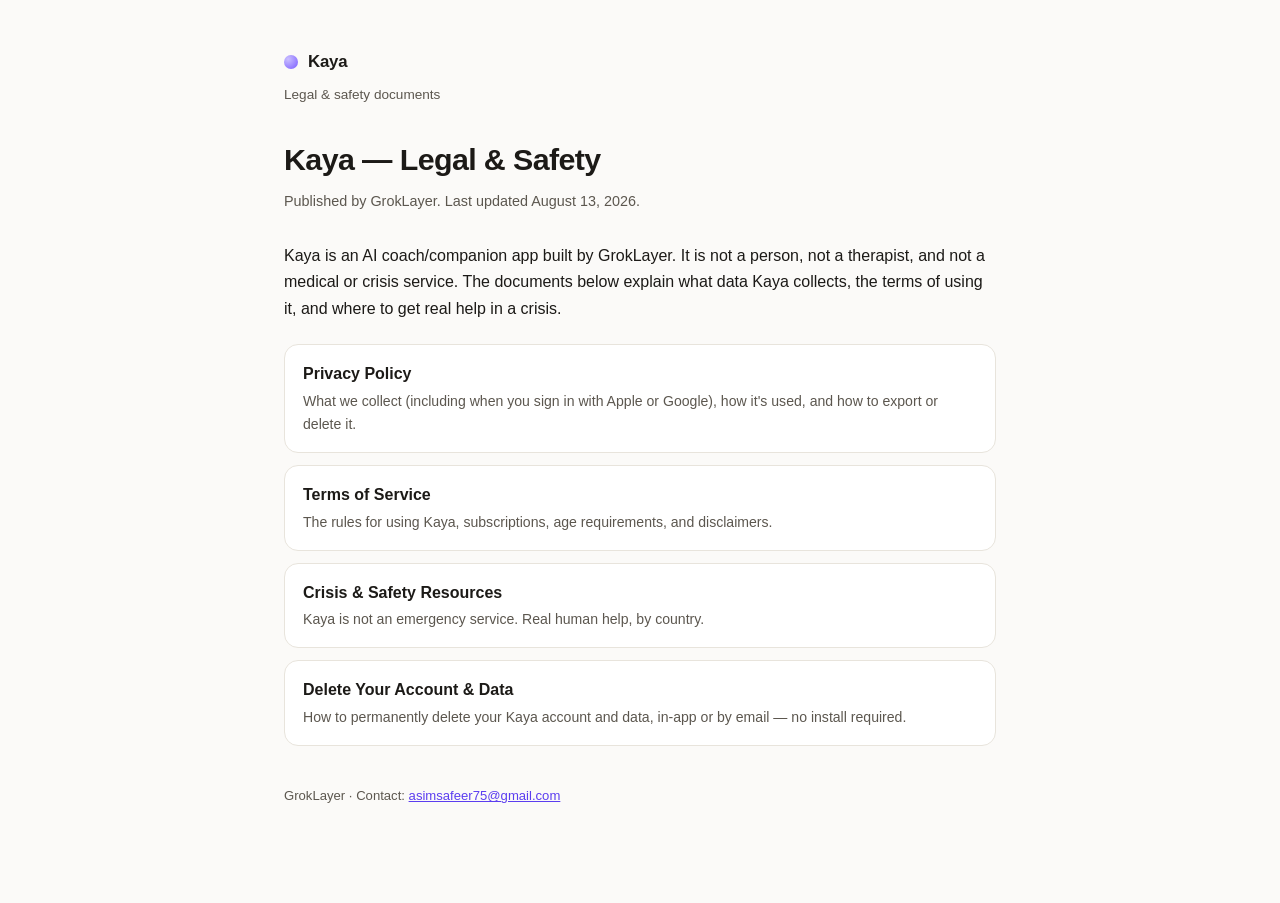
<file: index.html>
<!doctype html>
<html lang="en">
<head>
<meta charset="utf-8">
<meta name="viewport" content="width=device-width, initial-scale=1">
<title>Kaya — Legal &amp; Safety</title>
<link rel="stylesheet" href="style.css">
</head>
<body>
<div class="wrap">
  <header class="site">
    <div class="logo-dot"></div>
    <div class="name">Kaya</div>
  </header>
  <p class="eyebrow">Legal &amp; safety documents</p>
  <h1>Kaya — Legal &amp; Safety</h1>
  <p class="meta">Published by GrokLayer. Last updated August 13, 2026.</p>

  <p>Kaya is an AI coach/companion app built by GrokLayer. It is not a person, not a
  therapist, and not a medical or crisis service. The documents below explain what data
  Kaya collects, the terms of using it, and where to get real help in a crisis.</p>

  <div class="pill-grid">
    <a class="pill" href="privacy.html">
      <div class="t">Privacy Policy</div>
      <div class="d">What we collect (including when you sign in with Apple or Google), how it's used, and how to export or delete it.</div>
    </a>
    <a class="pill" href="terms.html">
      <div class="t">Terms of Service</div>
      <div class="d">The rules for using Kaya, subscriptions, age requirements, and disclaimers.</div>
    </a>
    <a class="pill" href="crisis.html">
      <div class="t">Crisis &amp; Safety Resources</div>
      <div class="d">Kaya is not an emergency service. Real human help, by country.</div>
    </a>
    <a class="pill" href="delete-account.html">
      <div class="t">Delete Your Account &amp; Data</div>
      <div class="d">How to permanently delete your Kaya account and data, in-app or by email — no install required.</div>
    </a>
  </div>

  <footer>
    GrokLayer · Contact: <a href="mailto:asimsafeer75@gmail.com">asimsafeer75@gmail.com</a>
  </footer>
</div>
</body>
</html>
</file>
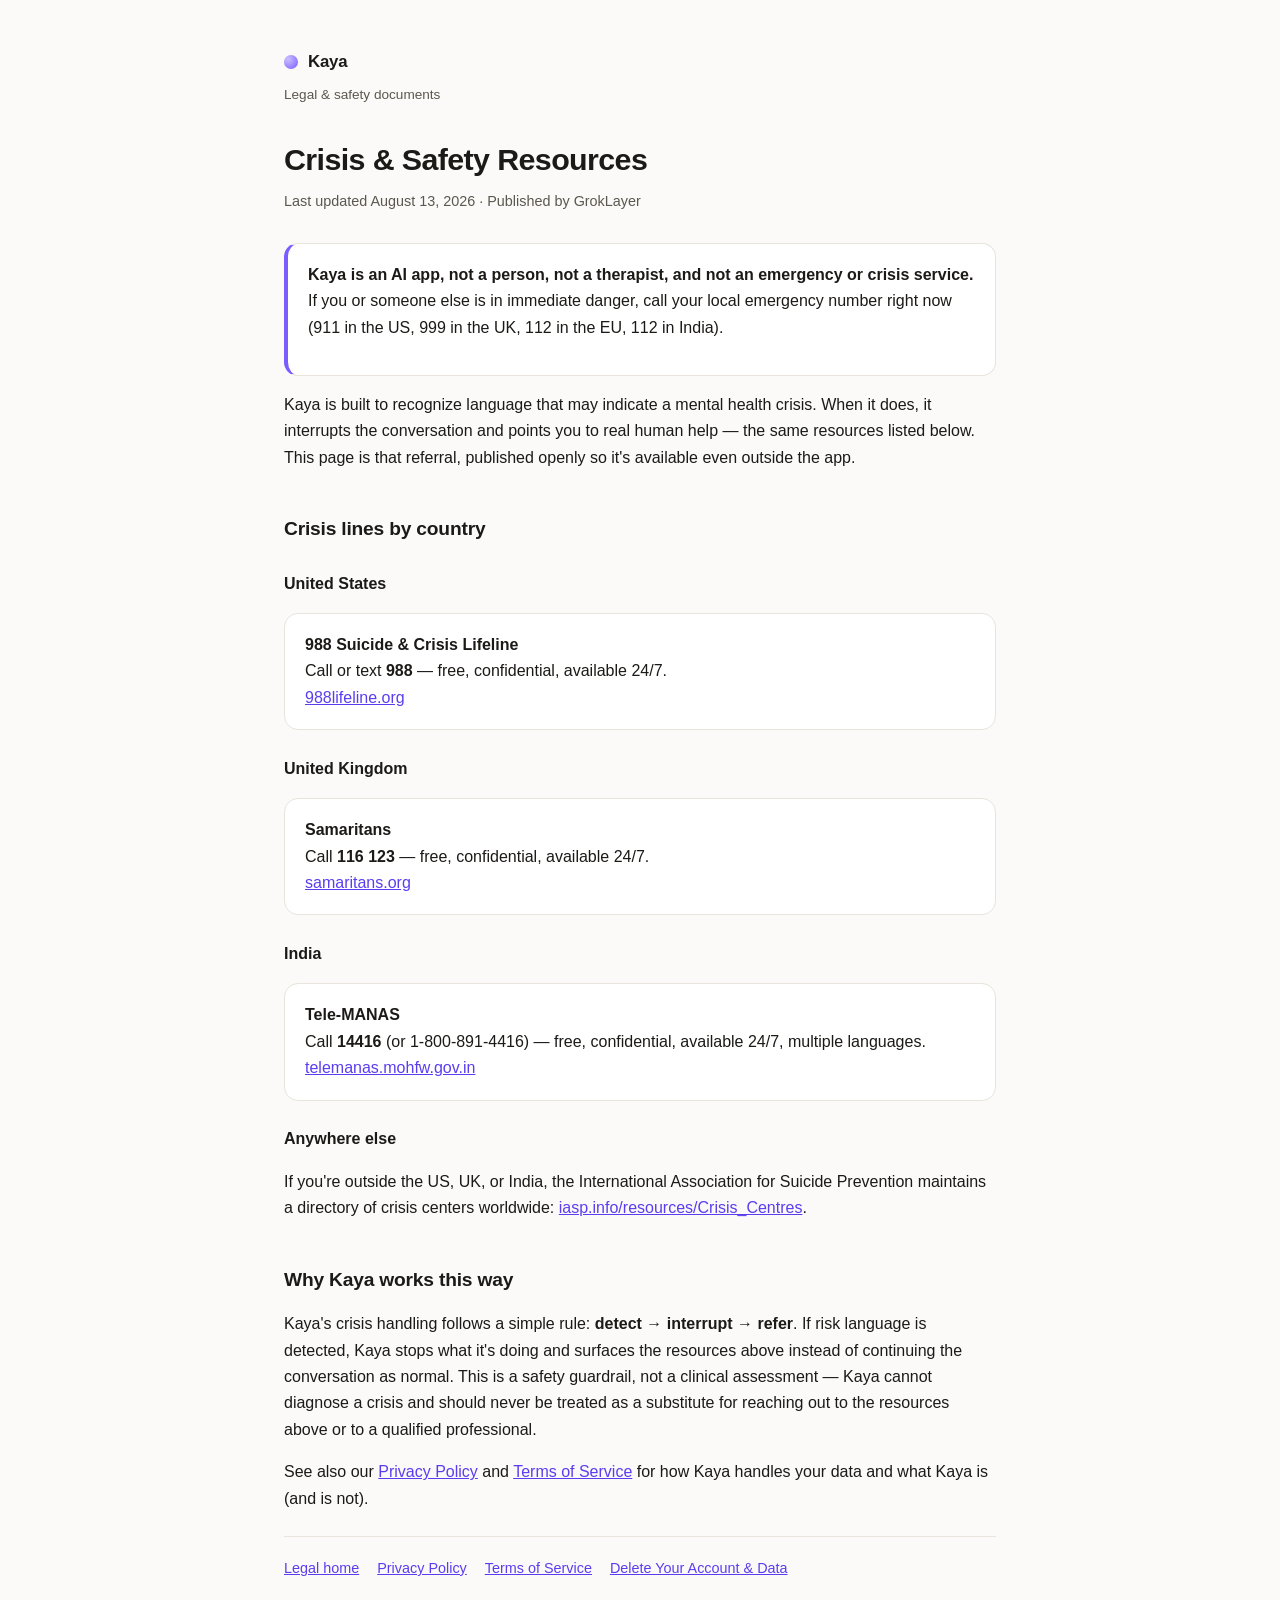
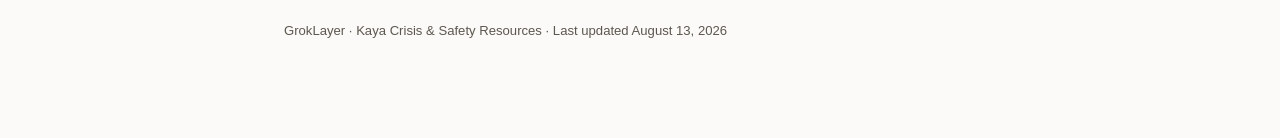
<file: crisis.html>
<!doctype html>
<html lang="en">
<head>
<meta charset="utf-8">
<meta name="viewport" content="width=device-width, initial-scale=1">
<title>Kaya — Crisis &amp; Safety Resources</title>
<link rel="stylesheet" href="style.css">
</head>
<body>
<div class="wrap">
  <header class="site">
    <div class="logo-dot"></div>
    <div class="name">Kaya</div>
  </header>
  <p class="eyebrow">Legal &amp; safety documents</p>
  <h1>Crisis &amp; Safety Resources</h1>
  <p class="meta">Last updated August 13, 2026 · Published by GrokLayer</p>

  <div class="card crisis-card">
    <p style="margin-top:0"><strong>Kaya is an AI app, not a person, not a therapist, and
    not an emergency or crisis service.</strong> If you or someone else is in immediate
    danger, call your local emergency number right now (911 in the US, 999 in the UK, 112
    in the EU, 112 in India).</p>
  </div>

  <p>Kaya is built to recognize language that may indicate a mental health crisis. When it
  does, it interrupts the conversation and points you to real human help — the same
  resources listed below. This page is that referral, published openly so it's available
  even outside the app.</p>

  <h2>Crisis lines by country</h2>

  <h3>United States</h3>
  <div class="card">
    <strong>988 Suicide &amp; Crisis Lifeline</strong><br>
    Call or text <strong>988</strong> — free, confidential, available 24/7.<br>
    <a href="https://988lifeline.org" target="_blank" rel="noopener">988lifeline.org</a>
  </div>

  <h3>United Kingdom</h3>
  <div class="card">
    <strong>Samaritans</strong><br>
    Call <strong>116 123</strong> — free, confidential, available 24/7.<br>
    <a href="https://www.samaritans.org" target="_blank" rel="noopener">samaritans.org</a>
  </div>

  <h3>India</h3>
  <div class="card">
    <strong>Tele-MANAS</strong><br>
    Call <strong>14416</strong> (or 1-800-891-4416) — free, confidential, available 24/7,
    multiple languages.<br>
    <a href="https://telemanas.mohfw.gov.in" target="_blank" rel="noopener">telemanas.mohfw.gov.in</a>
  </div>

  <h3>Anywhere else</h3>
  <p>If you're outside the US, UK, or India, the International Association for Suicide
  Prevention maintains a directory of crisis centers worldwide:
  <a href="https://www.iasp.info/resources/Crisis_Centres/" target="_blank" rel="noopener">iasp.info/resources/Crisis_Centres</a>.</p>

  <h2>Why Kaya works this way</h2>
  <p>Kaya's crisis handling follows a simple rule: <strong>detect → interrupt → refer</strong>.
  If risk language is detected, Kaya stops what it's doing and surfaces the resources above
  instead of continuing the conversation as normal. This is a safety guardrail, not a
  clinical assessment — Kaya cannot diagnose a crisis and should never be treated as a
  substitute for reaching out to the resources above or to a qualified professional.</p>

  <p>See also our <a href="privacy.html">Privacy Policy</a> and
  <a href="terms.html">Terms of Service</a> for how Kaya handles your data and what Kaya is
  (and is not).</p>

  <div class="nav-links">
    <a href="index.html">Legal home</a>
    <a href="privacy.html">Privacy Policy</a>
    <a href="terms.html">Terms of Service</a>
    <a href="delete-account.html">Delete Your Account &amp; Data</a>
  </div>

  <footer>GrokLayer · Kaya Crisis &amp; Safety Resources · Last updated August 13, 2026</footer>
</div>
</body>
</html>
</file>
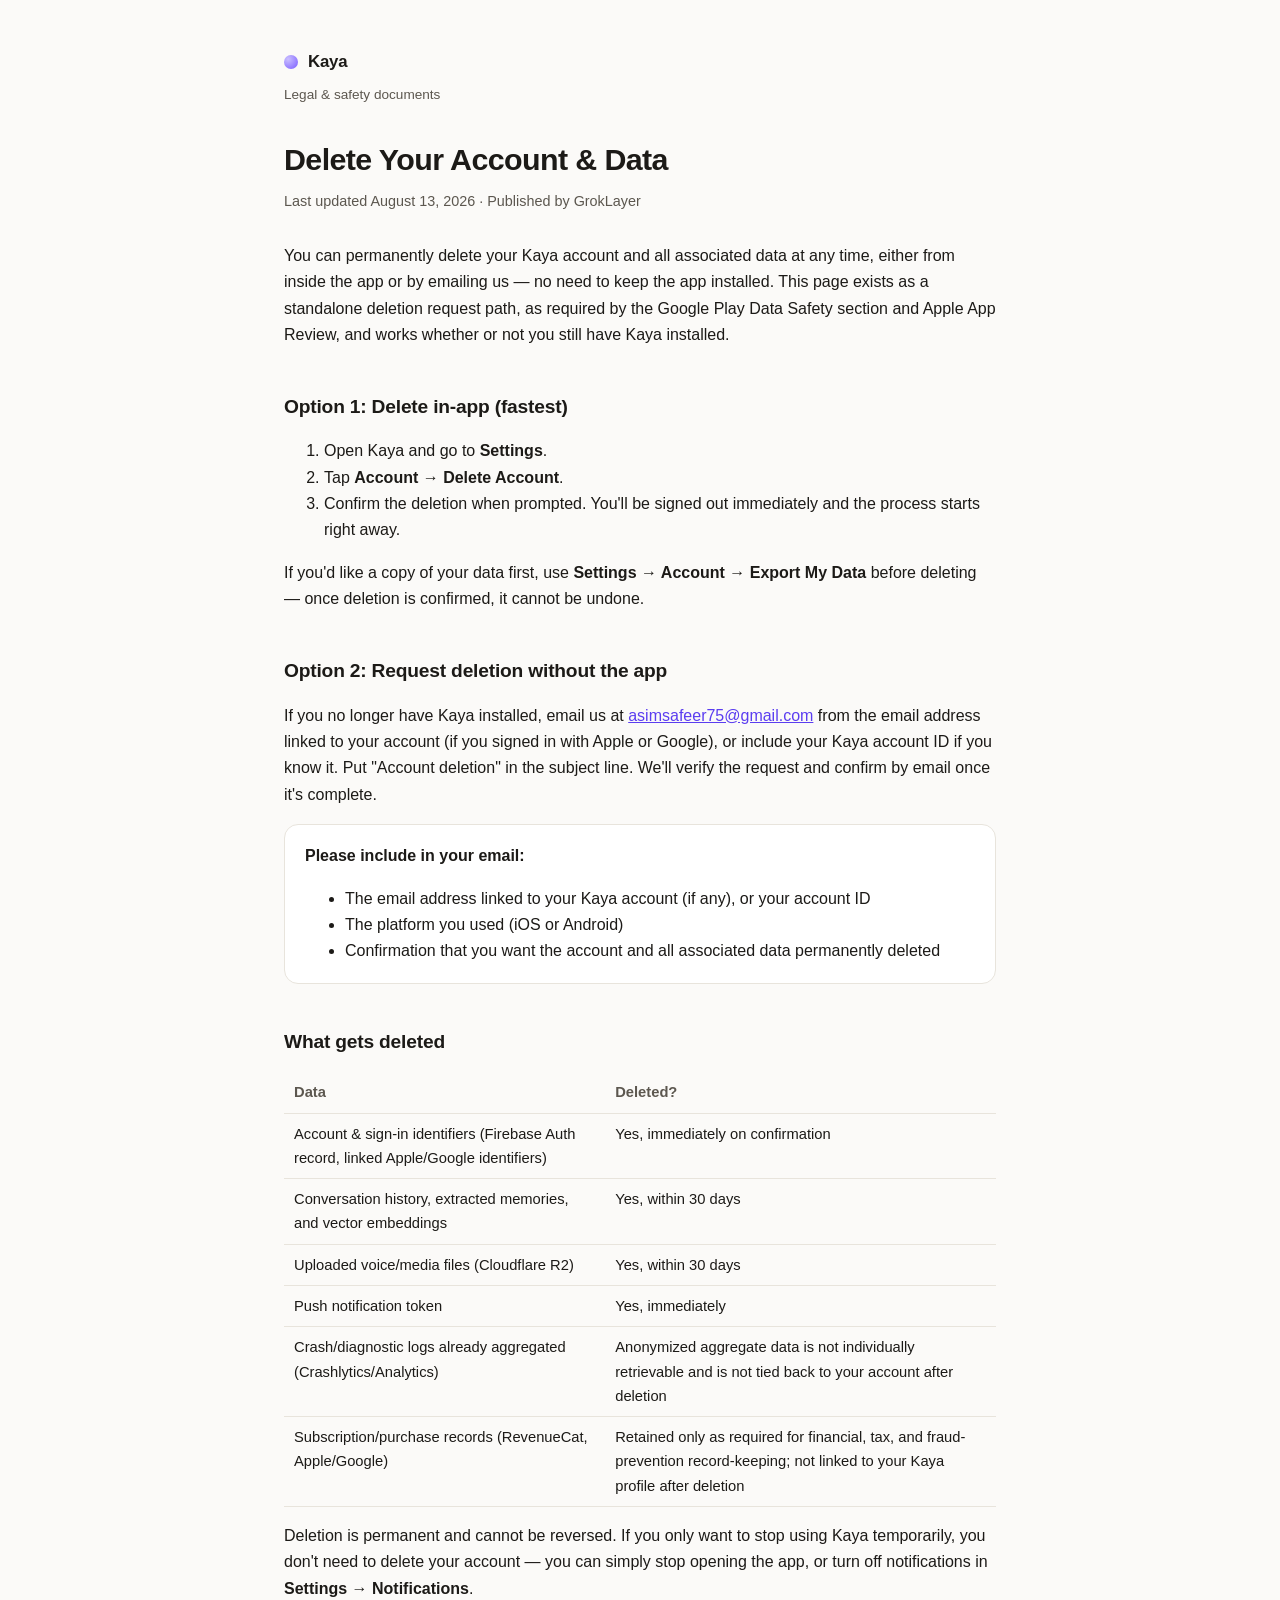
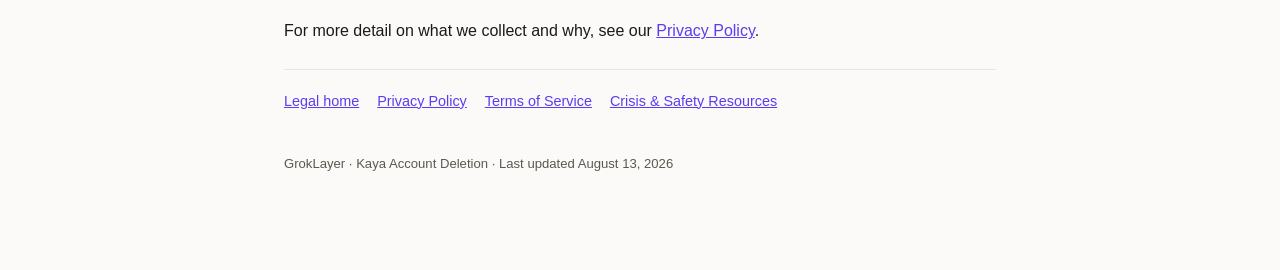
<file: delete-account.html>
<!doctype html>
<html lang="en">
<head>
<meta charset="utf-8">
<meta name="viewport" content="width=device-width, initial-scale=1">
<title>Kaya — Delete Your Account &amp; Data</title>
<link rel="stylesheet" href="style.css">
</head>
<body>
<div class="wrap">
  <header class="site">
    <div class="logo-dot"></div>
    <div class="name">Kaya</div>
  </header>
  <p class="eyebrow">Legal &amp; safety documents</p>
  <h1>Delete Your Account &amp; Data</h1>
  <p class="meta">Last updated August 13, 2026 · Published by GrokLayer</p>

  <p>You can permanently delete your Kaya account and all associated data at any time,
  either from inside the app or by emailing us — no need to keep the app installed. This
  page exists as a standalone deletion request path, as required by the Google Play Data
  Safety section and Apple App Review, and works whether or not you still have Kaya
  installed.</p>

  <h2>Option 1: Delete in-app (fastest)</h2>
  <ol>
    <li>Open Kaya and go to <strong>Settings</strong>.</li>
    <li>Tap <strong>Account</strong> → <strong>Delete Account</strong>.</li>
    <li>Confirm the deletion when prompted. You'll be signed out immediately and the
    process starts right away.</li>
  </ol>
  <p>If you'd like a copy of your data first, use <strong>Settings → Account → Export My
  Data</strong> before deleting — once deletion is confirmed, it cannot be undone.</p>

  <h2>Option 2: Request deletion without the app</h2>
  <p>If you no longer have Kaya installed, email us at
  <a href="mailto:asimsafeer75@gmail.com?subject=Kaya%20account%20deletion%20request">asimsafeer75@gmail.com</a>
  from the email address linked to your account (if you signed in with Apple or Google), or
  include your Kaya account ID if you know it. Put "Account deletion" in the subject line.
  We'll verify the request and confirm by email once it's complete.</p>
  <div class="card">
    <p style="margin-top:0"><strong>Please include in your email:</strong></p>
    <ul style="margin-bottom:0">
      <li>The email address linked to your Kaya account (if any), or your account ID</li>
      <li>The platform you used (iOS or Android)</li>
      <li>Confirmation that you want the account and all associated data permanently
      deleted</li>
    </ul>
  </div>

  <h2>What gets deleted</h2>
  <table>
    <tr><th>Data</th><th>Deleted?</th></tr>
    <tr><td>Account &amp; sign-in identifiers (Firebase Auth record, linked Apple/Google identifiers)</td><td>Yes, immediately on confirmation</td></tr>
    <tr><td>Conversation history, extracted memories, and vector embeddings</td><td>Yes, within 30 days</td></tr>
    <tr><td>Uploaded voice/media files (Cloudflare R2)</td><td>Yes, within 30 days</td></tr>
    <tr><td>Push notification token</td><td>Yes, immediately</td></tr>
    <tr><td>Crash/diagnostic logs already aggregated (Crashlytics/Analytics)</td><td>Anonymized aggregate data is not individually retrievable and is not tied back to your account after deletion</td></tr>
    <tr><td>Subscription/purchase records (RevenueCat, Apple/Google)</td><td>Retained only as required for financial, tax, and fraud-prevention record-keeping; not linked to your Kaya profile after deletion</td></tr>
  </table>

  <p>Deletion is permanent and cannot be reversed. If you only want to stop using Kaya
  temporarily, you don't need to delete your account — you can simply stop opening the app,
  or turn off notifications in <strong>Settings → Notifications</strong>.</p>

  <p>For more detail on what we collect and why, see our
  <a href="privacy.html">Privacy Policy</a>.</p>

  <div class="nav-links">
    <a href="index.html">Legal home</a>
    <a href="privacy.html">Privacy Policy</a>
    <a href="terms.html">Terms of Service</a>
    <a href="crisis.html">Crisis &amp; Safety Resources</a>
  </div>

  <footer>GrokLayer · Kaya Account Deletion · Last updated August 13, 2026</footer>
</div>
</body>
</html>
</file>
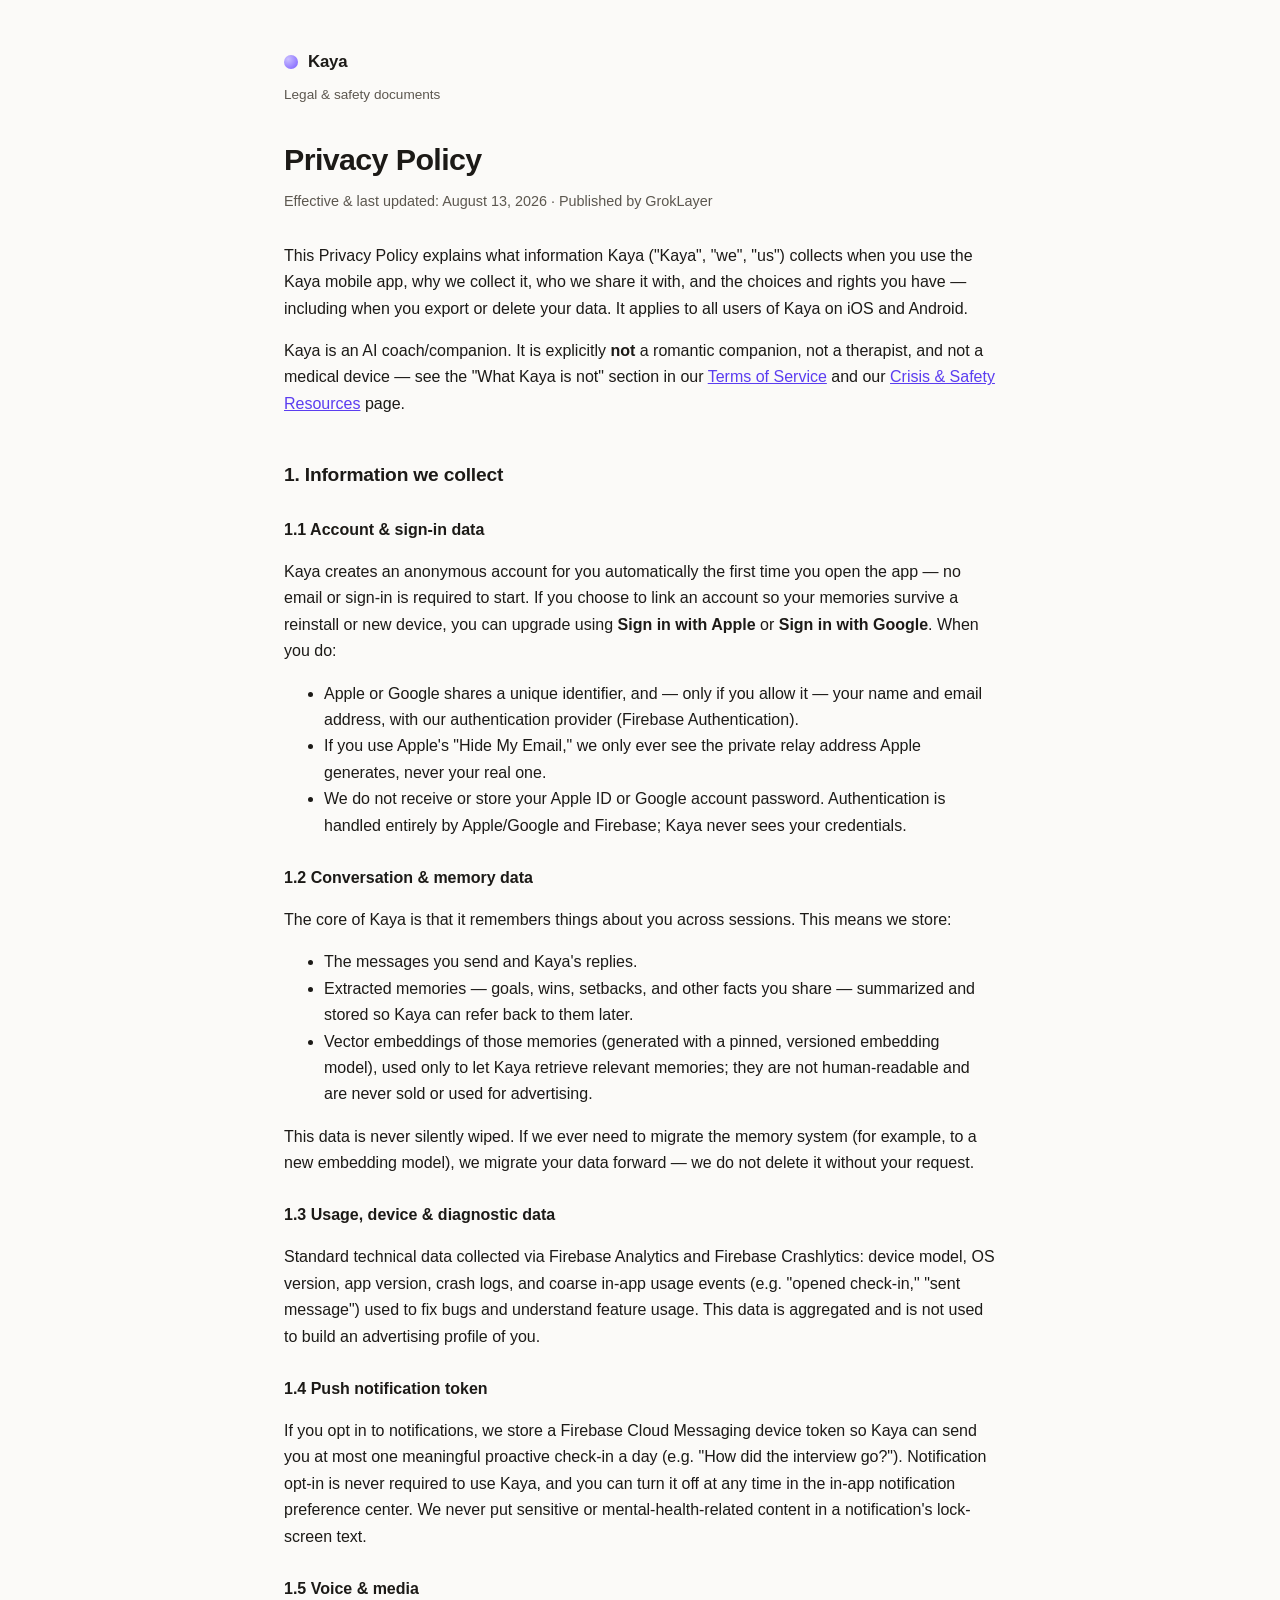
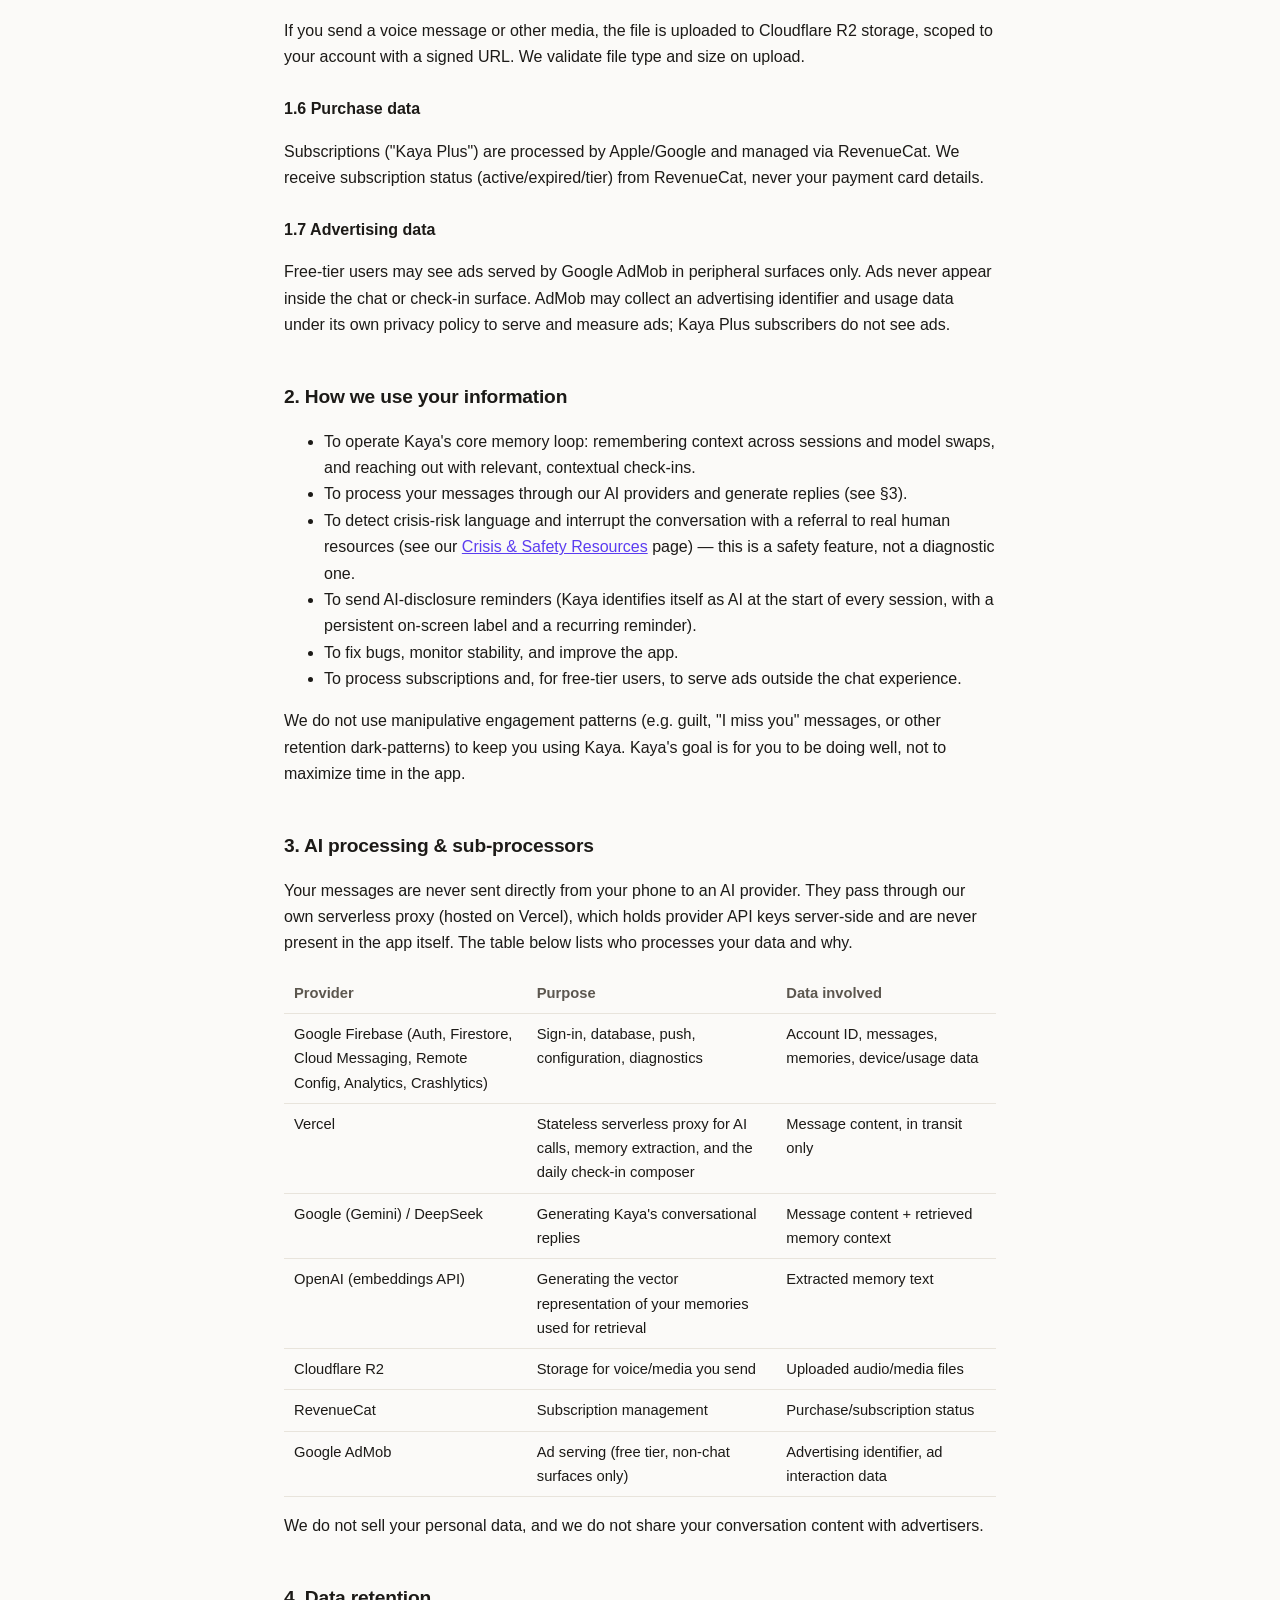
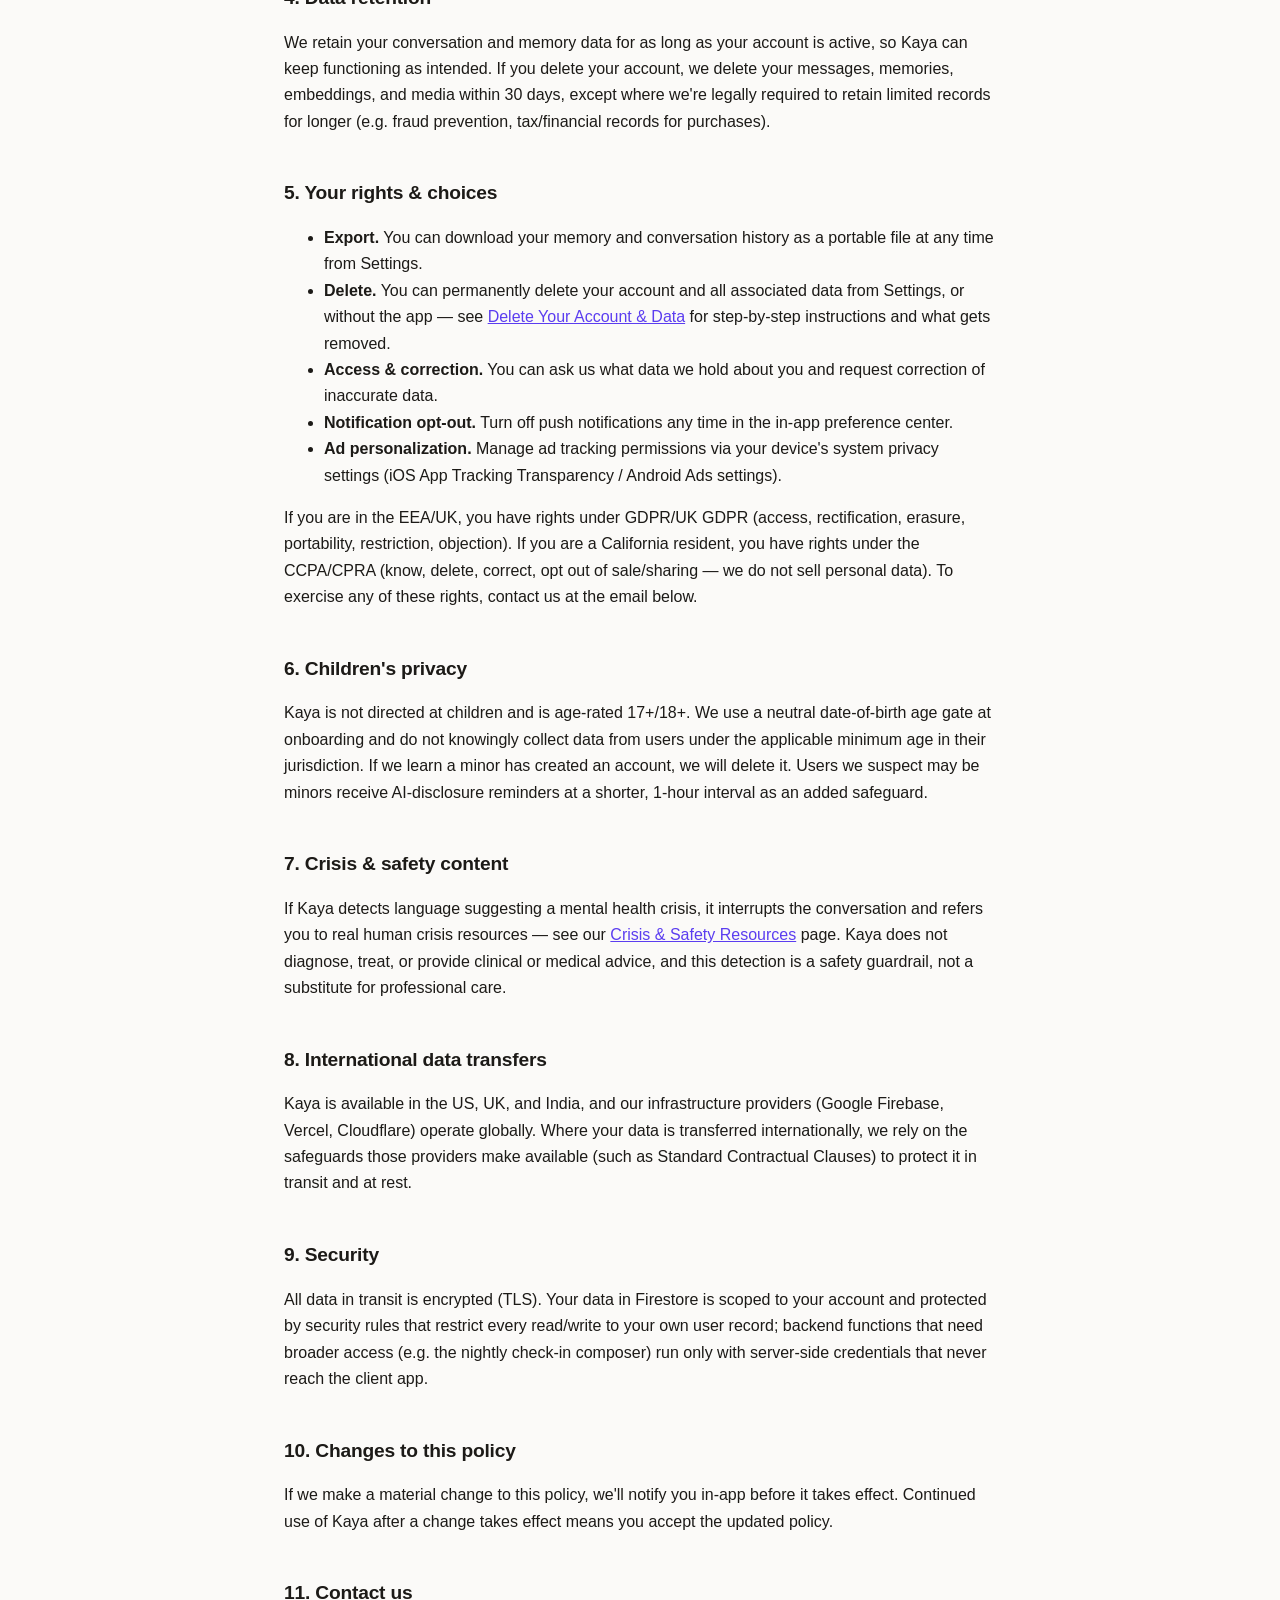
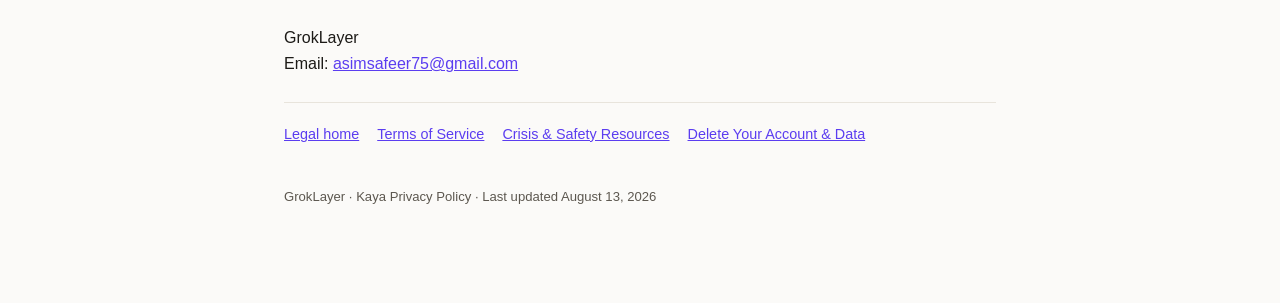
<file: privacy.html>
<!doctype html>
<html lang="en">
<head>
<meta charset="utf-8">
<meta name="viewport" content="width=device-width, initial-scale=1">
<title>Kaya — Privacy Policy</title>
<link rel="stylesheet" href="style.css">
</head>
<body>
<div class="wrap">
  <header class="site">
    <div class="logo-dot"></div>
    <div class="name">Kaya</div>
  </header>
  <p class="eyebrow">Legal &amp; safety documents</p>
  <h1>Privacy Policy</h1>
  <p class="meta">Effective &amp; last updated: August 13, 2026 · Published by GrokLayer</p>

  <p>This Privacy Policy explains what information Kaya ("Kaya", "we", "us") collects when
  you use the Kaya mobile app, why we collect it, who we share it with, and the choices and
  rights you have — including when you export or delete your data. It applies to all users
  of Kaya on iOS and Android.</p>

  <p>Kaya is an AI coach/companion. It is explicitly <strong>not</strong> a romantic
  companion, not a therapist, and not a medical device — see the "What Kaya is not" section
  in our <a href="terms.html">Terms of Service</a> and our
  <a href="crisis.html">Crisis &amp; Safety Resources</a> page.</p>

  <h2>1. Information we collect</h2>

  <h3>1.1 Account &amp; sign-in data</h3>
  <p>Kaya creates an anonymous account for you automatically the first time you open the
  app — no email or sign-in is required to start. If you choose to link an account so your
  memories survive a reinstall or new device, you can upgrade using
  <strong>Sign in with Apple</strong> or <strong>Sign in with Google</strong>. When you do:</p>
  <ul>
    <li>Apple or Google shares a unique identifier, and — only if you allow it — your name
    and email address, with our authentication provider (Firebase Authentication).</li>
    <li>If you use Apple's "Hide My Email," we only ever see the private relay address
    Apple generates, never your real one.</li>
    <li>We do not receive or store your Apple ID or Google account password. Authentication
    is handled entirely by Apple/Google and Firebase; Kaya never sees your credentials.</li>
  </ul>

  <h3>1.2 Conversation &amp; memory data</h3>
  <p>The core of Kaya is that it remembers things about you across sessions. This means we
  store:</p>
  <ul>
    <li>The messages you send and Kaya's replies.</li>
    <li>Extracted memories — goals, wins, setbacks, and other facts you share — summarized
    and stored so Kaya can refer back to them later.</li>
    <li>Vector embeddings of those memories (generated with a pinned, versioned embedding
    model), used only to let Kaya retrieve relevant memories; they are not human-readable
    and are never sold or used for advertising.</li>
  </ul>
  <p>This data is never silently wiped. If we ever need to migrate the memory system (for
  example, to a new embedding model), we migrate your data forward — we do not delete it
  without your request.</p>

  <h3>1.3 Usage, device &amp; diagnostic data</h3>
  <p>Standard technical data collected via Firebase Analytics and Firebase Crashlytics:
  device model, OS version, app version, crash logs, and coarse in-app usage events (e.g.
  "opened check-in," "sent message") used to fix bugs and understand feature usage. This
  data is aggregated and is not used to build an advertising profile of you.</p>

  <h3>1.4 Push notification token</h3>
  <p>If you opt in to notifications, we store a Firebase Cloud Messaging device token so
  Kaya can send you at most one meaningful proactive check-in a day (e.g. "How did the
  interview go?"). Notification opt-in is never required to use Kaya, and you can turn it
  off at any time in the in-app notification preference center. We never put sensitive or
  mental-health-related content in a notification's lock-screen text.</p>

  <h3>1.5 Voice &amp; media</h3>
  <p>If you send a voice message or other media, the file is uploaded to Cloudflare R2
  storage, scoped to your account with a signed URL. We validate file type and size on
  upload.</p>

  <h3>1.6 Purchase data</h3>
  <p>Subscriptions ("Kaya Plus") are processed by Apple/Google and managed via RevenueCat.
  We receive subscription status (active/expired/tier) from RevenueCat, never your payment
  card details.</p>

  <h3>1.7 Advertising data</h3>
  <p>Free-tier users may see ads served by Google AdMob in peripheral surfaces only. Ads
  never appear inside the chat or check-in surface. AdMob may collect an advertising
  identifier and usage data under its own privacy policy to serve and measure ads; Kaya
  Plus subscribers do not see ads.</p>

  <h2>2. How we use your information</h2>
  <ul>
    <li>To operate Kaya's core memory loop: remembering context across sessions and model
    swaps, and reaching out with relevant, contextual check-ins.</li>
    <li>To process your messages through our AI providers and generate replies (see §3).</li>
    <li>To detect crisis-risk language and interrupt the conversation with a referral to
    real human resources (see our <a href="crisis.html">Crisis &amp; Safety Resources</a>
    page) — this is a safety feature, not a diagnostic one.</li>
    <li>To send AI-disclosure reminders (Kaya identifies itself as AI at the start of every
    session, with a persistent on-screen label and a recurring reminder).</li>
    <li>To fix bugs, monitor stability, and improve the app.</li>
    <li>To process subscriptions and, for free-tier users, to serve ads outside the chat
    experience.</li>
  </ul>
  <p>We do not use manipulative engagement patterns (e.g. guilt, "I miss you" messages, or
  other retention dark-patterns) to keep you using Kaya. Kaya's goal is for you to be doing
  well, not to maximize time in the app.</p>

  <h2>3. AI processing &amp; sub-processors</h2>
  <p>Your messages are never sent directly from your phone to an AI provider. They pass
  through our own serverless proxy (hosted on Vercel), which holds provider API keys
  server-side and are never present in the app itself. The table below lists who processes
  your data and why.</p>
  <table>
    <tr><th>Provider</th><th>Purpose</th><th>Data involved</th></tr>
    <tr><td>Google Firebase (Auth, Firestore, Cloud Messaging, Remote Config, Analytics, Crashlytics)</td><td>Sign-in, database, push, configuration, diagnostics</td><td>Account ID, messages, memories, device/usage data</td></tr>
    <tr><td>Vercel</td><td>Stateless serverless proxy for AI calls, memory extraction, and the daily check-in composer</td><td>Message content, in transit only</td></tr>
    <tr><td>Google (Gemini) / DeepSeek</td><td>Generating Kaya's conversational replies</td><td>Message content + retrieved memory context</td></tr>
    <tr><td>OpenAI (embeddings API)</td><td>Generating the vector representation of your memories used for retrieval</td><td>Extracted memory text</td></tr>
    <tr><td>Cloudflare R2</td><td>Storage for voice/media you send</td><td>Uploaded audio/media files</td></tr>
    <tr><td>RevenueCat</td><td>Subscription management</td><td>Purchase/subscription status</td></tr>
    <tr><td>Google AdMob</td><td>Ad serving (free tier, non-chat surfaces only)</td><td>Advertising identifier, ad interaction data</td></tr>
  </table>
  <p>We do not sell your personal data, and we do not share your conversation content with
  advertisers.</p>

  <h2>4. Data retention</h2>
  <p>We retain your conversation and memory data for as long as your account is active, so
  Kaya can keep functioning as intended. If you delete your account, we delete your
  messages, memories, embeddings, and media within 30 days, except where we're legally
  required to retain limited records for longer (e.g. fraud prevention, tax/financial
  records for purchases).</p>

  <h2>5. Your rights &amp; choices</h2>
  <ul>
    <li><strong>Export.</strong> You can download your memory and conversation history as a
    portable file at any time from Settings.</li>
    <li><strong>Delete.</strong> You can permanently delete your account and all associated
    data from Settings, or without the app — see
    <a href="delete-account.html">Delete Your Account &amp; Data</a> for step-by-step
    instructions and what gets removed.</li>
    <li><strong>Access &amp; correction.</strong> You can ask us what data we hold about you
    and request correction of inaccurate data.</li>
    <li><strong>Notification opt-out.</strong> Turn off push notifications any time in the
    in-app preference center.</li>
    <li><strong>Ad personalization.</strong> Manage ad tracking permissions via your device's
    system privacy settings (iOS App Tracking Transparency / Android Ads settings).</li>
  </ul>
  <p>If you are in the EEA/UK, you have rights under GDPR/UK GDPR (access, rectification,
  erasure, portability, restriction, objection). If you are a California resident, you have
  rights under the CCPA/CPRA (know, delete, correct, opt out of sale/sharing — we do not
  sell personal data). To exercise any of these rights, contact us at the email below.</p>

  <h2>6. Children's privacy</h2>
  <p>Kaya is not directed at children and is age-rated 17+/18+. We use a neutral date-of-birth
  age gate at onboarding and do not knowingly collect data from users under the applicable
  minimum age in their jurisdiction. If we learn a minor has created an account, we will
  delete it. Users we suspect may be minors receive AI-disclosure reminders at a shorter,
  1-hour interval as an added safeguard.</p>

  <h2>7. Crisis &amp; safety content</h2>
  <p>If Kaya detects language suggesting a mental health crisis, it interrupts the
  conversation and refers you to real human crisis resources — see our
  <a href="crisis.html">Crisis &amp; Safety Resources</a> page. Kaya does not diagnose,
  treat, or provide clinical or medical advice, and this detection is a safety guardrail,
  not a substitute for professional care.</p>

  <h2>8. International data transfers</h2>
  <p>Kaya is available in the US, UK, and India, and our infrastructure providers (Google
  Firebase, Vercel, Cloudflare) operate globally. Where your data is transferred
  internationally, we rely on the safeguards those providers make available (such as
  Standard Contractual Clauses) to protect it in transit and at rest.</p>

  <h2>9. Security</h2>
  <p>All data in transit is encrypted (TLS). Your data in Firestore is scoped to your
  account and protected by security rules that restrict every read/write to your own user
  record; backend functions that need broader access (e.g. the nightly check-in composer)
  run only with server-side credentials that never reach the client app.</p>

  <h2>10. Changes to this policy</h2>
  <p>If we make a material change to this policy, we'll notify you in-app before it takes
  effect. Continued use of Kaya after a change takes effect means you accept the updated
  policy.</p>

  <h2>11. Contact us</h2>
  <p>GrokLayer<br>
  Email: <a href="mailto:asimsafeer75@gmail.com">asimsafeer75@gmail.com</a></p>

  <div class="nav-links">
    <a href="index.html">Legal home</a>
    <a href="terms.html">Terms of Service</a>
    <a href="crisis.html">Crisis &amp; Safety Resources</a>
    <a href="delete-account.html">Delete Your Account &amp; Data</a>
  </div>

  <footer>GrokLayer · Kaya Privacy Policy · Last updated August 13, 2026</footer>
</div>
</body>
</html>
</file>
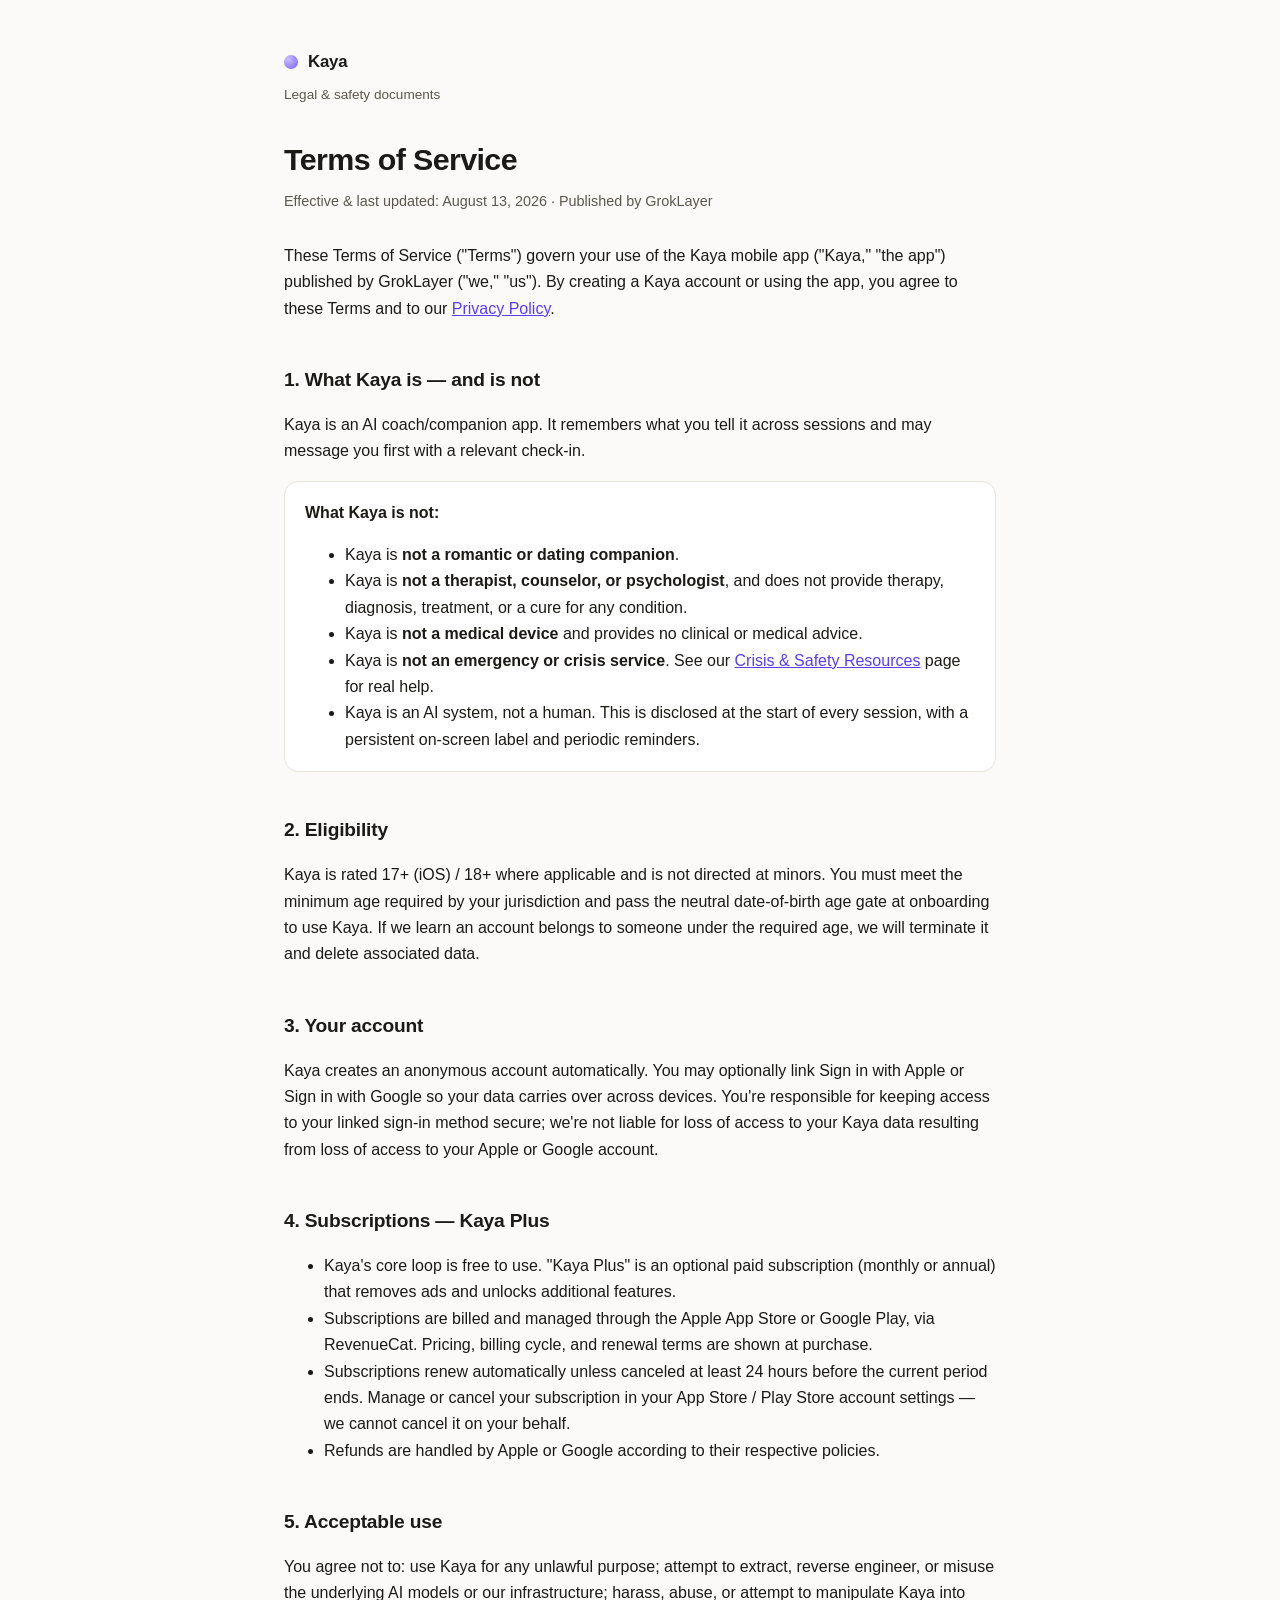
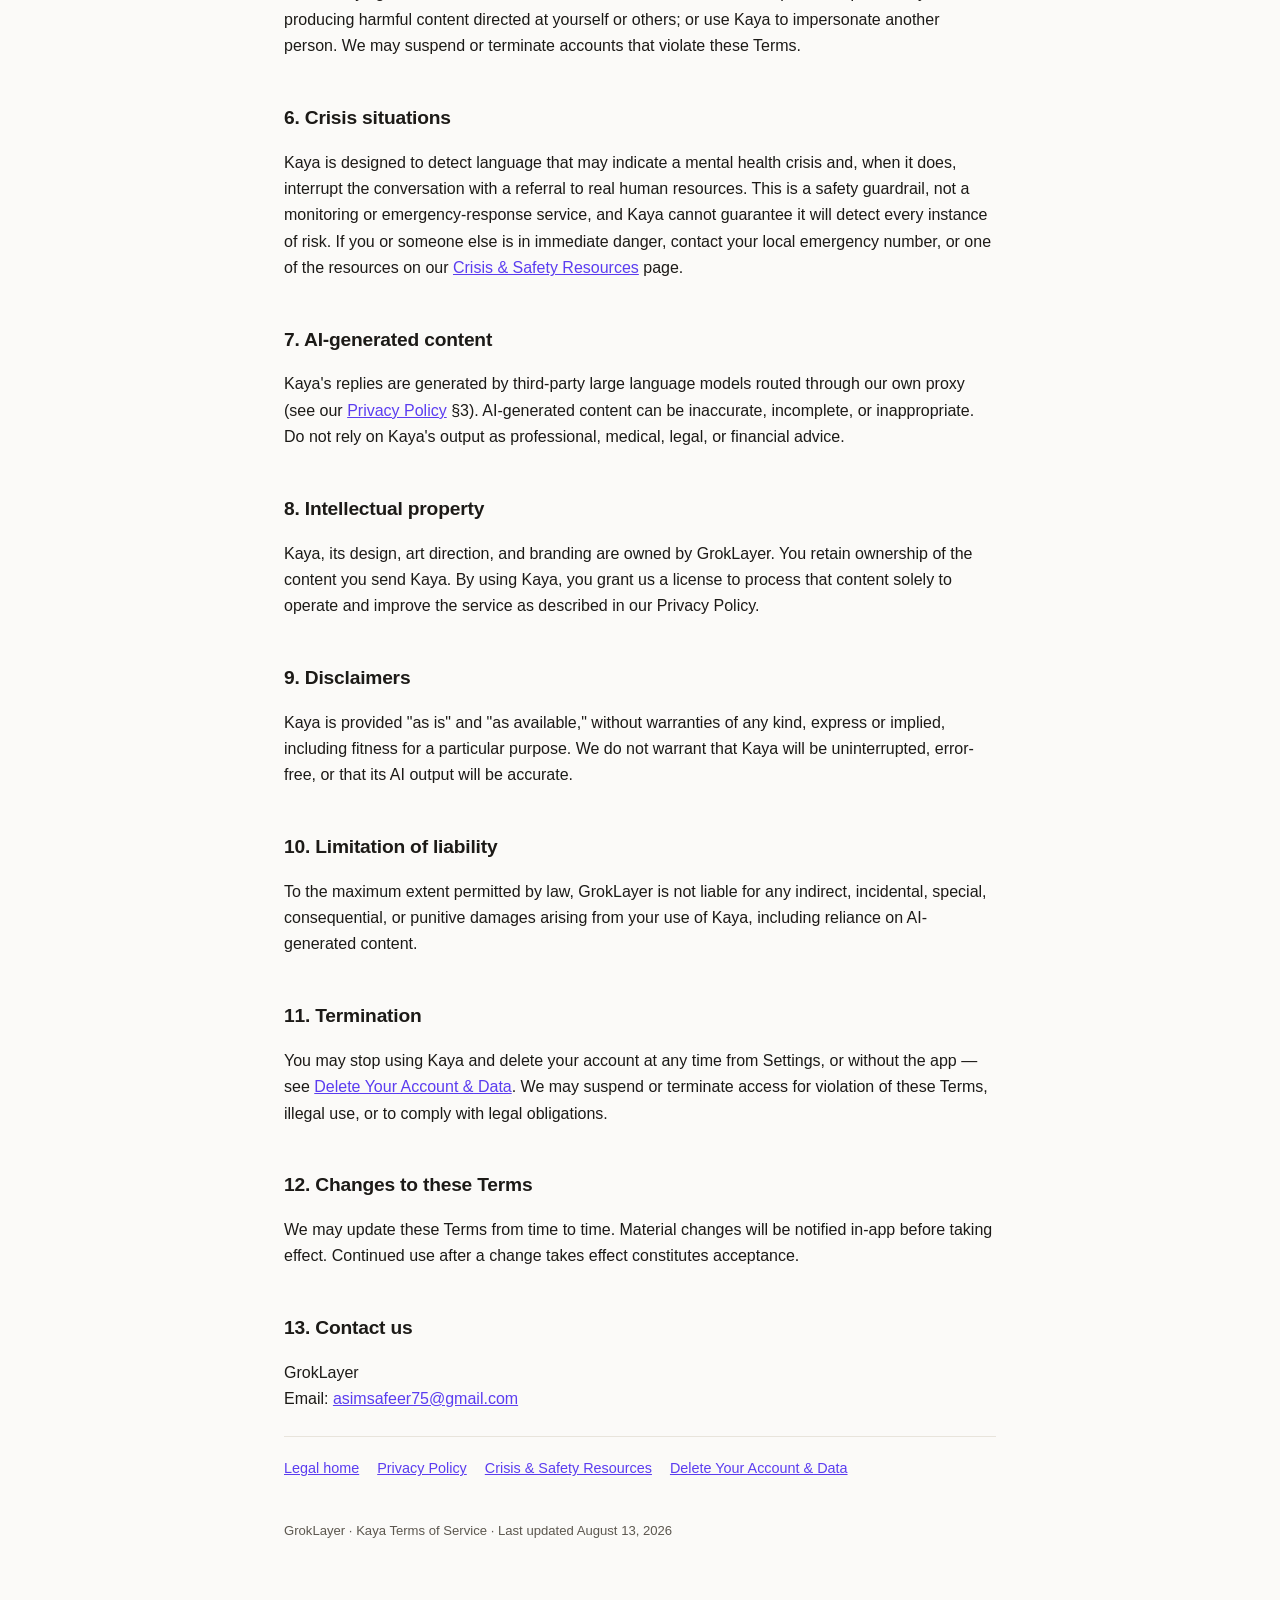
<file: terms.html>
<!doctype html>
<html lang="en">
<head>
<meta charset="utf-8">
<meta name="viewport" content="width=device-width, initial-scale=1">
<title>Kaya — Terms of Service</title>
<link rel="stylesheet" href="style.css">
</head>
<body>
<div class="wrap">
  <header class="site">
    <div class="logo-dot"></div>
    <div class="name">Kaya</div>
  </header>
  <p class="eyebrow">Legal &amp; safety documents</p>
  <h1>Terms of Service</h1>
  <p class="meta">Effective &amp; last updated: August 13, 2026 · Published by GrokLayer</p>

  <p>These Terms of Service ("Terms") govern your use of the Kaya mobile app ("Kaya," "the
  app") published by GrokLayer ("we," "us"). By creating a Kaya account or using the app,
  you agree to these Terms and to our <a href="privacy.html">Privacy Policy</a>.</p>

  <h2>1. What Kaya is — and is not</h2>
  <p>Kaya is an AI coach/companion app. It remembers what you tell it across sessions and
  may message you first with a relevant check-in.</p>
  <div class="card">
    <p style="margin-top:0"><strong>What Kaya is not:</strong></p>
    <ul style="margin-bottom:0">
      <li>Kaya is <strong>not a romantic or dating companion</strong>.</li>
      <li>Kaya is <strong>not a therapist, counselor, or psychologist</strong>, and does
      not provide therapy, diagnosis, treatment, or a cure for any condition.</li>
      <li>Kaya is <strong>not a medical device</strong> and provides no clinical or medical
      advice.</li>
      <li>Kaya is <strong>not an emergency or crisis service</strong>. See our
      <a href="crisis.html">Crisis &amp; Safety Resources</a> page for real help.</li>
      <li>Kaya is an AI system, not a human. This is disclosed at the start of every
      session, with a persistent on-screen label and periodic reminders.</li>
    </ul>
  </div>

  <h2>2. Eligibility</h2>
  <p>Kaya is rated 17+ (iOS) / 18+ where applicable and is not directed at minors. You must
  meet the minimum age required by your jurisdiction and pass the neutral date-of-birth age
  gate at onboarding to use Kaya. If we learn an account belongs to someone under the
  required age, we will terminate it and delete associated data.</p>

  <h2>3. Your account</h2>
  <p>Kaya creates an anonymous account automatically. You may optionally link Sign in with
  Apple or Sign in with Google so your data carries over across devices. You're responsible
  for keeping access to your linked sign-in method secure; we're not liable for loss of
  access to your Kaya data resulting from loss of access to your Apple or Google account.</p>

  <h2>4. Subscriptions — Kaya Plus</h2>
  <ul>
    <li>Kaya's core loop is free to use. "Kaya Plus" is an optional paid subscription
    (monthly or annual) that removes ads and unlocks additional features.</li>
    <li>Subscriptions are billed and managed through the Apple App Store or Google Play,
    via RevenueCat. Pricing, billing cycle, and renewal terms are shown at purchase.</li>
    <li>Subscriptions renew automatically unless canceled at least 24 hours before the
    current period ends. Manage or cancel your subscription in your App Store / Play Store
    account settings — we cannot cancel it on your behalf.</li>
    <li>Refunds are handled by Apple or Google according to their respective policies.</li>
  </ul>

  <h2>5. Acceptable use</h2>
  <p>You agree not to: use Kaya for any unlawful purpose; attempt to extract, reverse
  engineer, or misuse the underlying AI models or our infrastructure; harass, abuse, or
  attempt to manipulate Kaya into producing harmful content directed at yourself or others;
  or use Kaya to impersonate another person. We may suspend or terminate accounts that
  violate these Terms.</p>

  <h2>6. Crisis situations</h2>
  <p>Kaya is designed to detect language that may indicate a mental health crisis and, when
  it does, interrupt the conversation with a referral to real human resources. This is a
  safety guardrail, not a monitoring or emergency-response service, and Kaya cannot
  guarantee it will detect every instance of risk. If you or someone else is in immediate
  danger, contact your local emergency number, or one of the resources on our
  <a href="crisis.html">Crisis &amp; Safety Resources</a> page.</p>

  <h2>7. AI-generated content</h2>
  <p>Kaya's replies are generated by third-party large language models routed through our
  own proxy (see our <a href="privacy.html">Privacy Policy</a> §3). AI-generated content can
  be inaccurate, incomplete, or inappropriate. Do not rely on Kaya's output as professional,
  medical, legal, or financial advice.</p>

  <h2>8. Intellectual property</h2>
  <p>Kaya, its design, art direction, and branding are owned by GrokLayer. You retain
  ownership of the content you send Kaya. By using Kaya, you grant us a license to process
  that content solely to operate and improve the service as described in our Privacy
  Policy.</p>

  <h2>9. Disclaimers</h2>
  <p>Kaya is provided "as is" and "as available," without warranties of any kind, express or
  implied, including fitness for a particular purpose. We do not warrant that Kaya will be
  uninterrupted, error-free, or that its AI output will be accurate.</p>

  <h2>10. Limitation of liability</h2>
  <p>To the maximum extent permitted by law, GrokLayer is not liable for any indirect,
  incidental, special, consequential, or punitive damages arising from your use of Kaya,
  including reliance on AI-generated content.</p>

  <h2>11. Termination</h2>
  <p>You may stop using Kaya and delete your account at any time from Settings, or without
  the app — see <a href="delete-account.html">Delete Your Account &amp; Data</a>. We may
  suspend or terminate access for violation of these Terms, illegal use, or to comply with
  legal obligations.</p>

  <h2>12. Changes to these Terms</h2>
  <p>We may update these Terms from time to time. Material changes will be notified in-app
  before taking effect. Continued use after a change takes effect constitutes acceptance.</p>

  <h2>13. Contact us</h2>
  <p>GrokLayer<br>
  Email: <a href="mailto:asimsafeer75@gmail.com">asimsafeer75@gmail.com</a></p>

  <div class="nav-links">
    <a href="index.html">Legal home</a>
    <a href="privacy.html">Privacy Policy</a>
    <a href="crisis.html">Crisis &amp; Safety Resources</a>
    <a href="delete-account.html">Delete Your Account &amp; Data</a>
  </div>

  <footer>GrokLayer · Kaya Terms of Service · Last updated August 13, 2026</footer>
</div>
</body>
</html>
</file>
<file: style.css>
:root {
  --bg: #fbfaf8;
  --surface: #ffffff;
  --text: #1c1a17;
  --text-muted: #5c574f;
  --accent: #7a5cff;
  --border: #e8e4dc;
  --link: #5b3df0;
}

@media (prefers-color-scheme: dark) {
  :root {
    --bg: #16141b;
    --surface: #1e1c24;
    --text: #f2efe9;
    --text-muted: #b3ada2;
    --accent: #b39dff;
    --border: #322f3a;
    --link: #b39dff;
  }
}

* { box-sizing: border-box; }

body {
  margin: 0;
  background: var(--bg);
  color: var(--text);
  font-family: -apple-system, BlinkMacSystemFont, "Segoe UI", Inter, Roboto, sans-serif;
  line-height: 1.65;
}

.wrap {
  max-width: 760px;
  margin: 0 auto;
  padding: 48px 24px 96px;
}

header.site {
  display: flex;
  align-items: center;
  gap: 10px;
  margin-bottom: 8px;
}

.logo-dot {
  width: 14px;
  height: 14px;
  border-radius: 50%;
  background: radial-gradient(circle at 30% 30%, #cabfff, var(--accent));
  flex-shrink: 0;
}

header.site .name {
  font-weight: 700;
  font-size: 1.05rem;
  letter-spacing: -0.01em;
}

.eyebrow {
  color: var(--text-muted);
  font-size: 0.85rem;
  margin: 0 0 28px;
}

h1 {
  font-size: 1.9rem;
  letter-spacing: -0.02em;
  margin: 0 0 6px;
}

h2 {
  font-size: 1.2rem;
  margin: 2.2em 0 0.6em;
  letter-spacing: -0.01em;
}

h3 {
  font-size: 1rem;
  margin: 1.6em 0 0.4em;
}

p, li { color: var(--text); }

.meta {
  color: var(--text-muted);
  font-size: 0.9rem;
  margin: 0 0 2em;
}

a { color: var(--link); }

table {
  width: 100%;
  border-collapse: collapse;
  margin: 1em 0;
  font-size: 0.92rem;
}

th, td {
  text-align: left;
  padding: 8px 10px;
  border-bottom: 1px solid var(--border);
  vertical-align: top;
}

th { color: var(--text-muted); font-weight: 600; }

.card {
  background: var(--surface);
  border: 1px solid var(--border);
  border-radius: 14px;
  padding: 18px 20px;
  margin: 1em 0;
}

.crisis-card {
  border-left: 4px solid var(--accent);
}

.nav-links {
  display: flex;
  gap: 18px;
  flex-wrap: wrap;
  margin: 24px 0 0;
  padding-top: 20px;
  border-top: 1px solid var(--border);
  font-size: 0.9rem;
}

.pill-grid {
  display: grid;
  gap: 12px;
  margin: 1.4em 0;
}

.pill {
  display: block;
  background: var(--surface);
  border: 1px solid var(--border);
  border-radius: 14px;
  padding: 16px 18px;
  text-decoration: none;
  color: var(--text);
}

.pill .t { font-weight: 600; margin-bottom: 2px; }
.pill .d { color: var(--text-muted); font-size: 0.88rem; }

code {
  background: var(--surface);
  border: 1px solid var(--border);
  border-radius: 4px;
  padding: 1px 5px;
  font-size: 0.88em;
}

footer {
  margin-top: 3em;
  color: var(--text-muted);
  font-size: 0.82rem;
}
</file>
